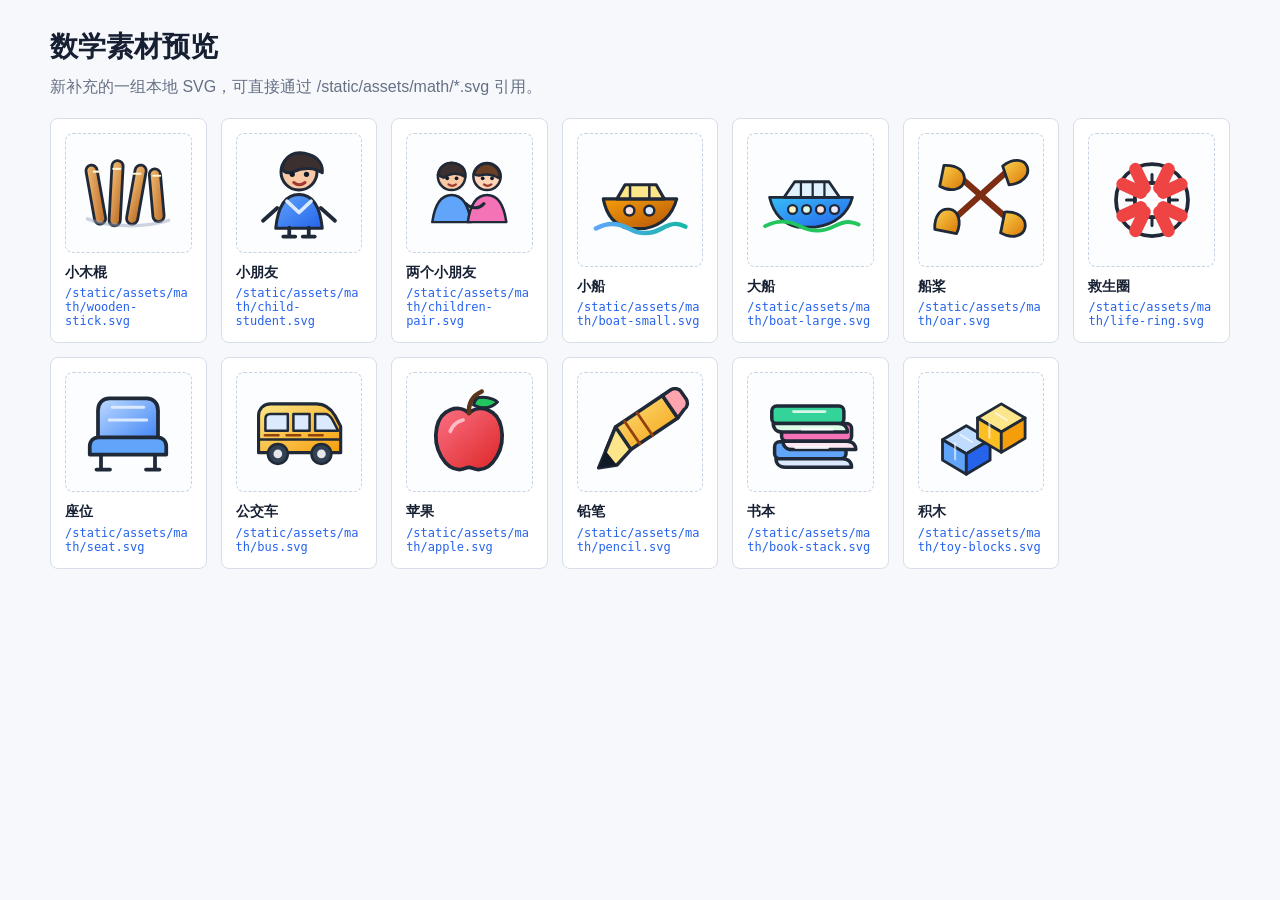
<file: static/assets/math/asset-preview.html>
<!doctype html>
<html lang="zh-CN">
<head>
  <meta charset="utf-8">
  <meta name="viewport" content="width=device-width, initial-scale=1">
  <title>数学素材预览</title>
  <style>
    :root {
      color-scheme: light;
      --bg: #f6f8fb;
      --panel: #ffffff;
      --ink: #172033;
      --muted: #667085;
      --line: #d7deea;
      --accent: #2563eb;
    }

    * {
      box-sizing: border-box;
    }

    body {
      margin: 0;
      font-family: -apple-system, BlinkMacSystemFont, "Segoe UI", "PingFang SC", sans-serif;
      color: var(--ink);
      background: var(--bg);
    }

    main {
      width: min(1180px, calc(100vw - 32px));
      margin: 0 auto;
      padding: 28px 0 40px;
    }

    header {
      display: flex;
      align-items: end;
      justify-content: space-between;
      gap: 16px;
      margin-bottom: 18px;
    }

    h1 {
      margin: 0;
      font-size: 28px;
      letter-spacing: 0;
    }

    p {
      margin: 8px 0 0;
      color: var(--muted);
      line-height: 1.6;
    }

    .grid {
      display: grid;
      grid-template-columns: repeat(auto-fill, minmax(150px, 1fr));
      gap: 14px;
    }

    .asset {
      min-height: 184px;
      display: grid;
      grid-template-rows: 1fr auto;
      gap: 10px;
      padding: 14px;
      border: 1px solid var(--line);
      border-radius: 8px;
      background: var(--panel);
    }

    .thumb {
      min-height: 120px;
      display: grid;
      place-items: center;
      border: 1px dashed #c6d1e2;
      border-radius: 8px;
      background: #fbfdff;
    }

    img {
      max-width: 112px;
      max-height: 96px;
    }

    strong {
      display: block;
      font-size: 14px;
      line-height: 1.4;
    }

    code {
      display: block;
      margin-top: 4px;
      color: var(--accent);
      font-size: 12px;
      overflow-wrap: anywhere;
    }
  </style>
</head>
<body>
  <main>
    <header>
      <div>
        <h1>数学素材预览</h1>
        <p>新补充的一组本地 SVG，可直接通过 /static/assets/math/*.svg 引用。</p>
      </div>
    </header>
    <section class="grid" id="grid"></section>
  </main>
  <script>
    const assets = [
      ["小木棍", "wooden-stick.svg"],
      ["小朋友", "child-student.svg"],
      ["两个小朋友", "children-pair.svg"],
      ["小船", "boat-small.svg"],
      ["大船", "boat-large.svg"],
      ["船桨", "oar.svg"],
      ["救生圈", "life-ring.svg"],
      ["座位", "seat.svg"],
      ["公交车", "bus.svg"],
      ["苹果", "apple.svg"],
      ["铅笔", "pencil.svg"],
      ["书本", "book-stack.svg"],
      ["积木", "toy-blocks.svg"],
    ];

    grid.innerHTML = assets.map(([name, file]) => `
      <article class="asset">
        <div class="thumb"><img src="${file}" alt="${name}"></div>
        <div>
          <strong>${name}</strong>
          <code>/static/assets/math/${file}</code>
        </div>
      </article>
    `).join("");
  </script>
</body>
</html>
</file>
